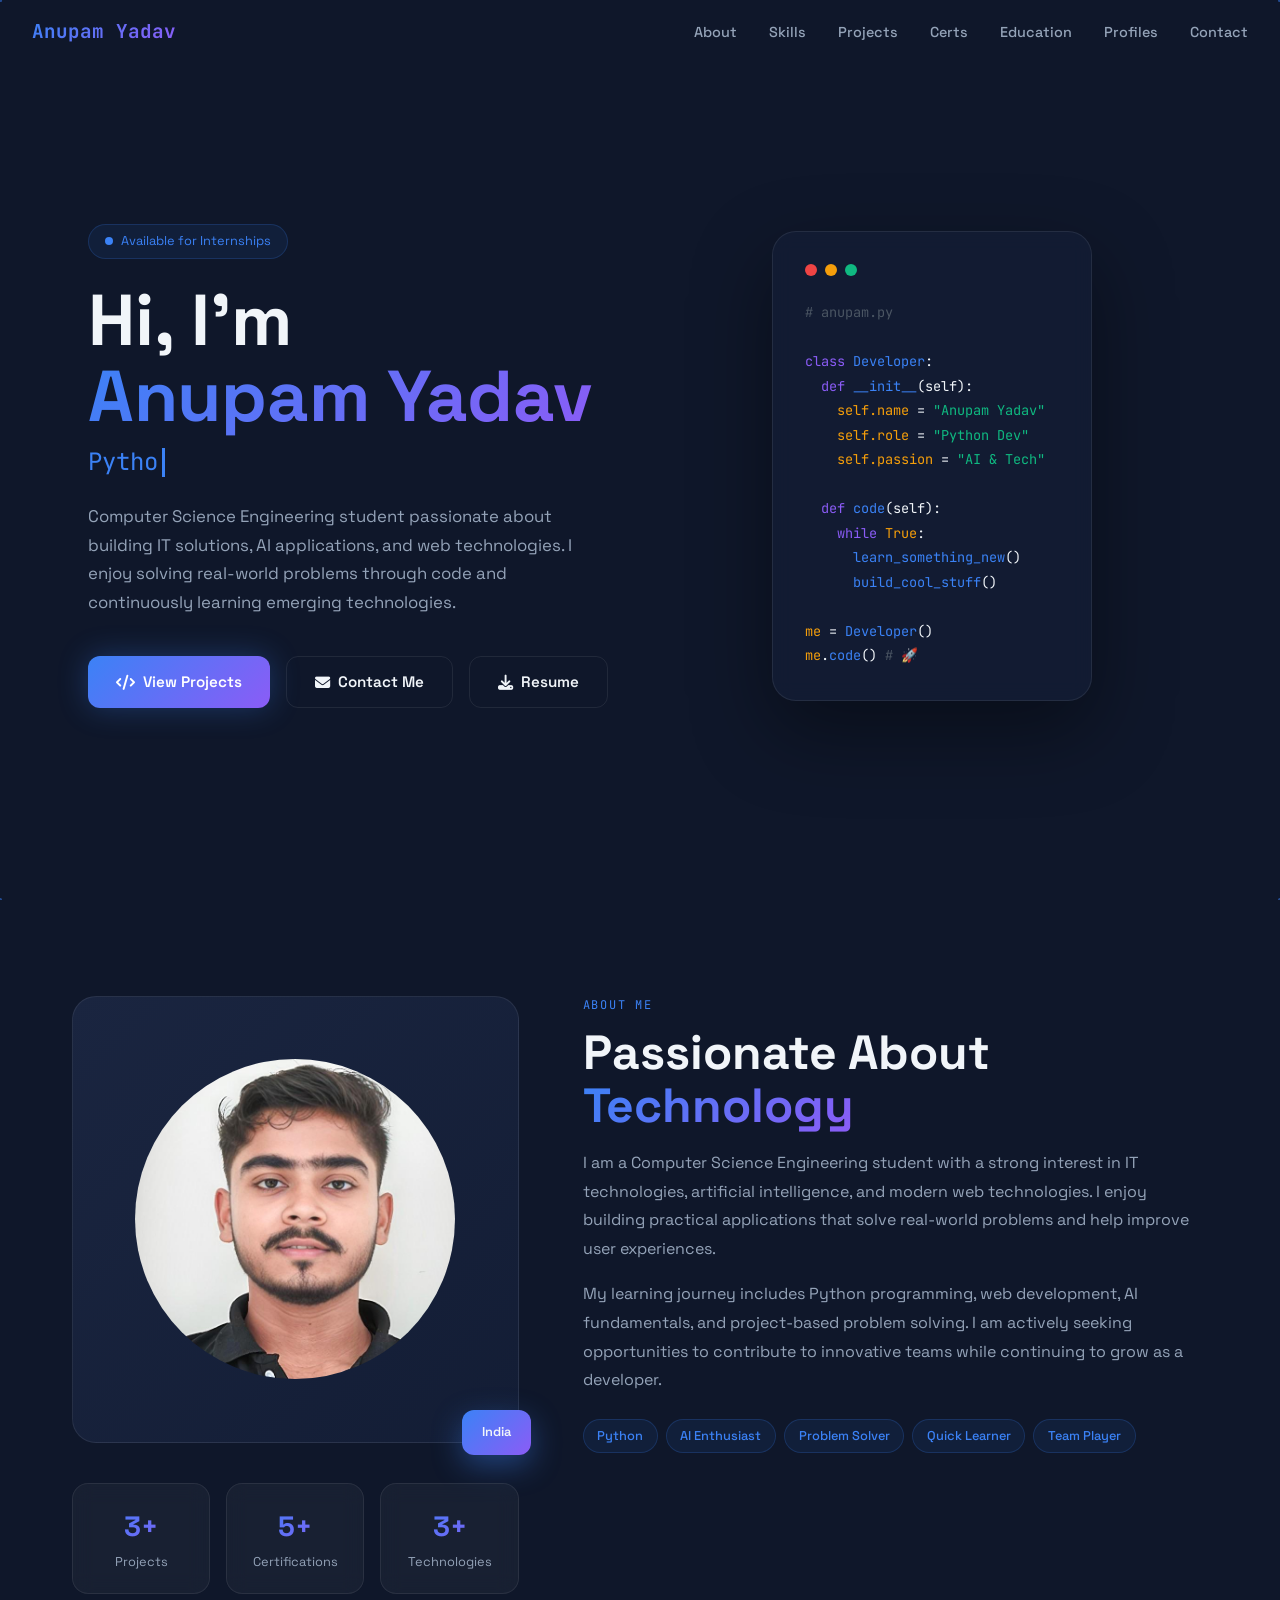
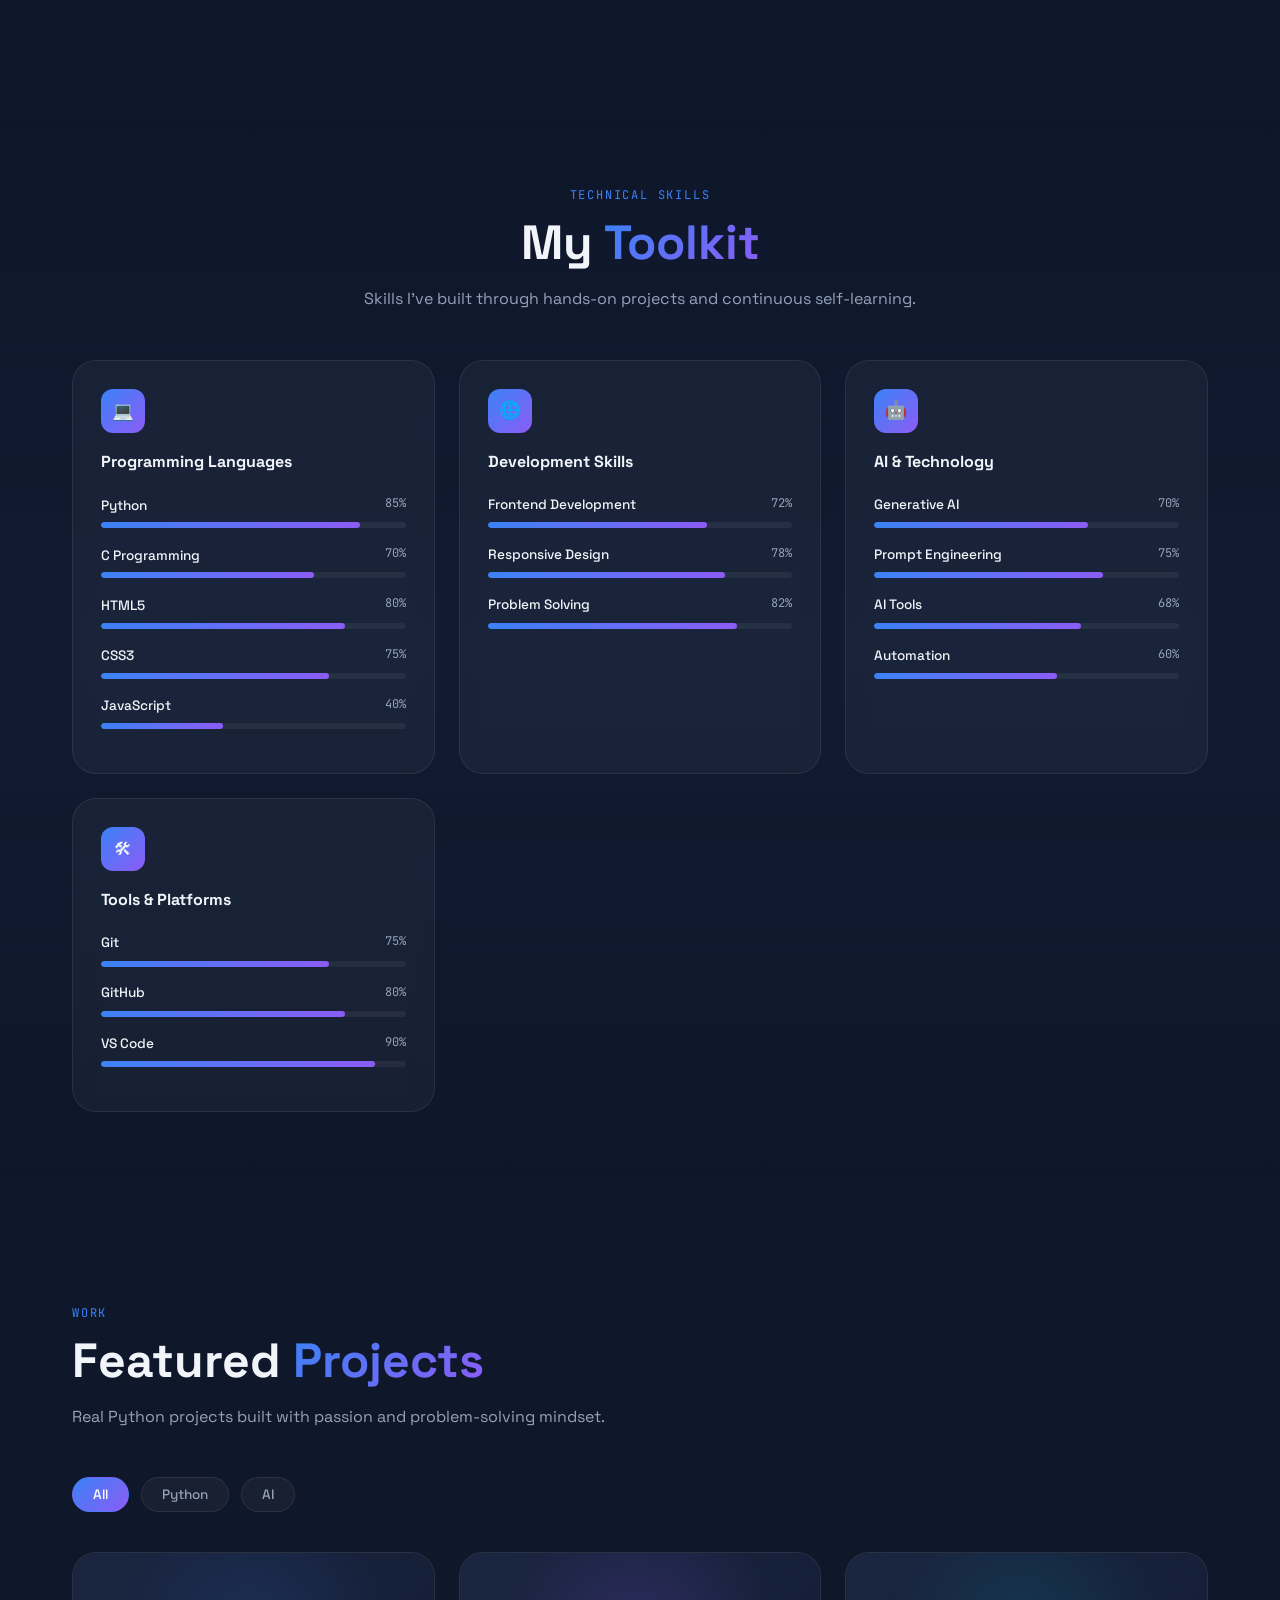
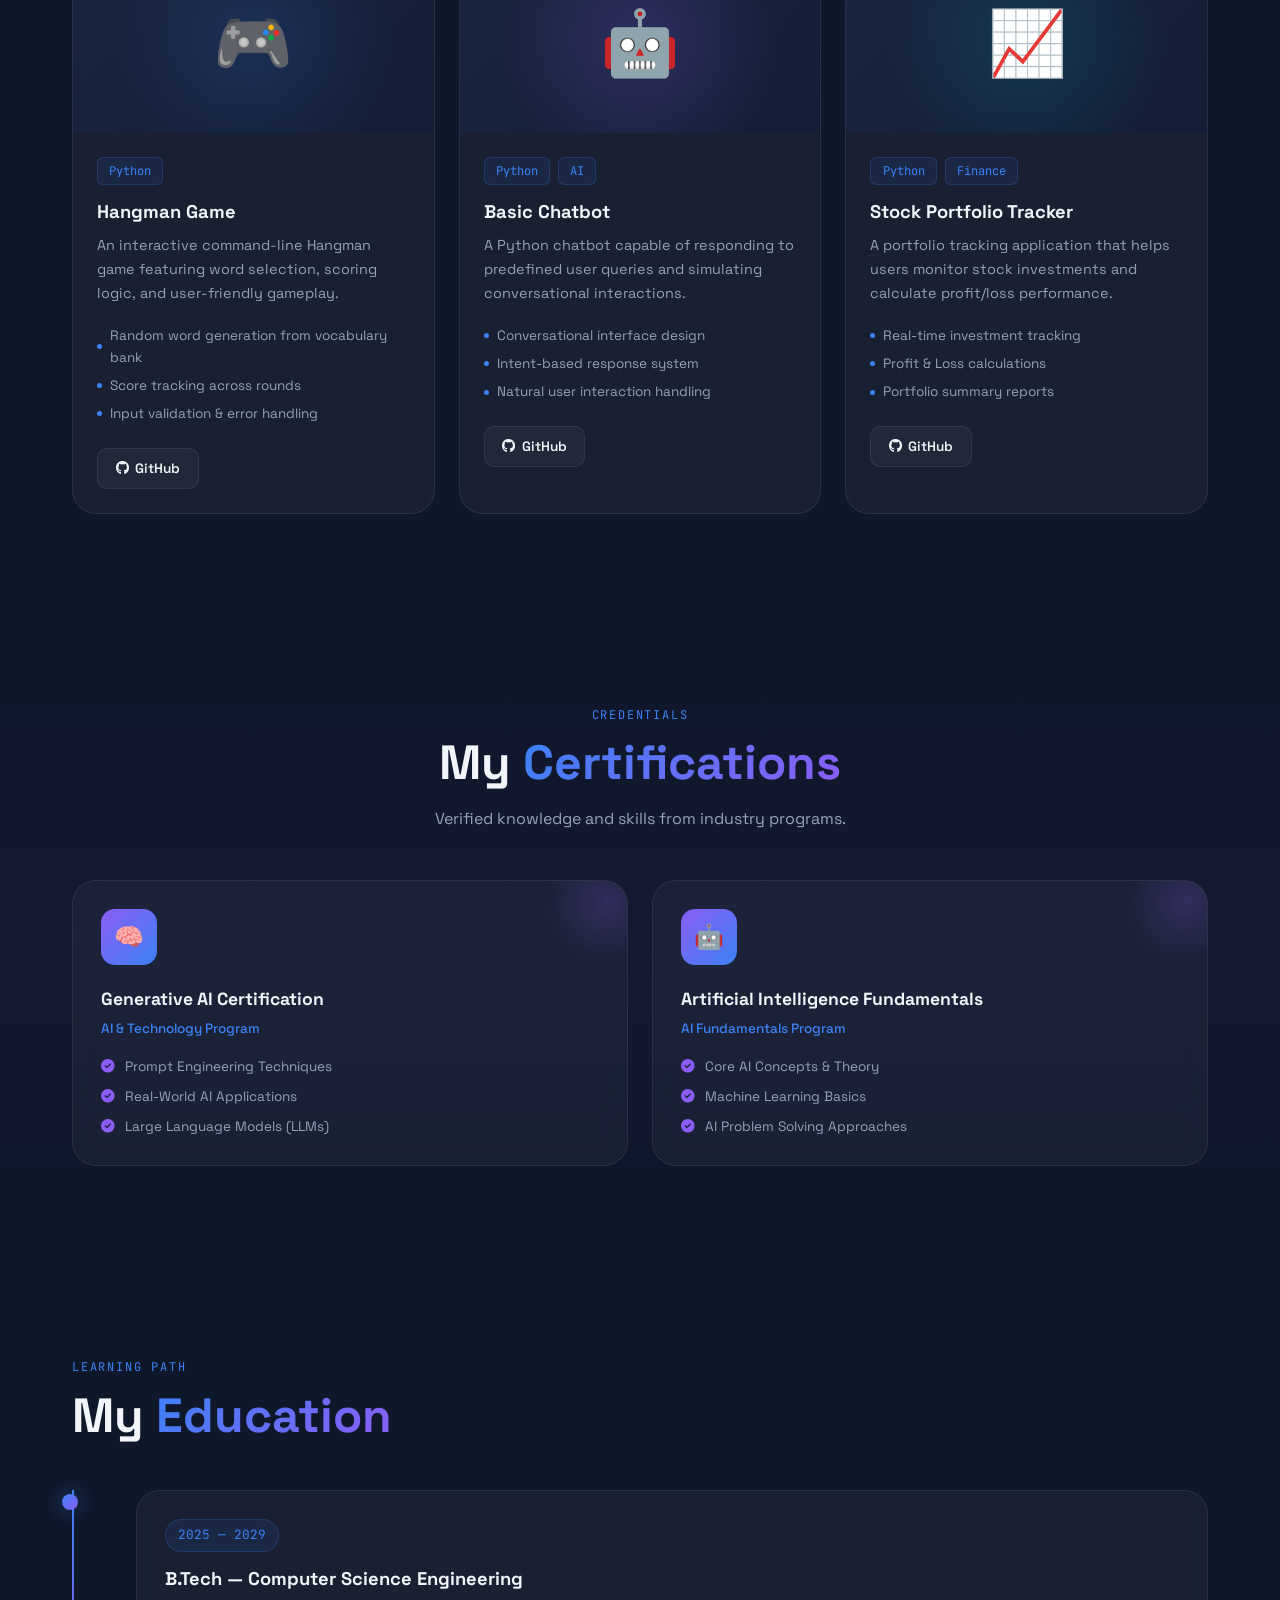
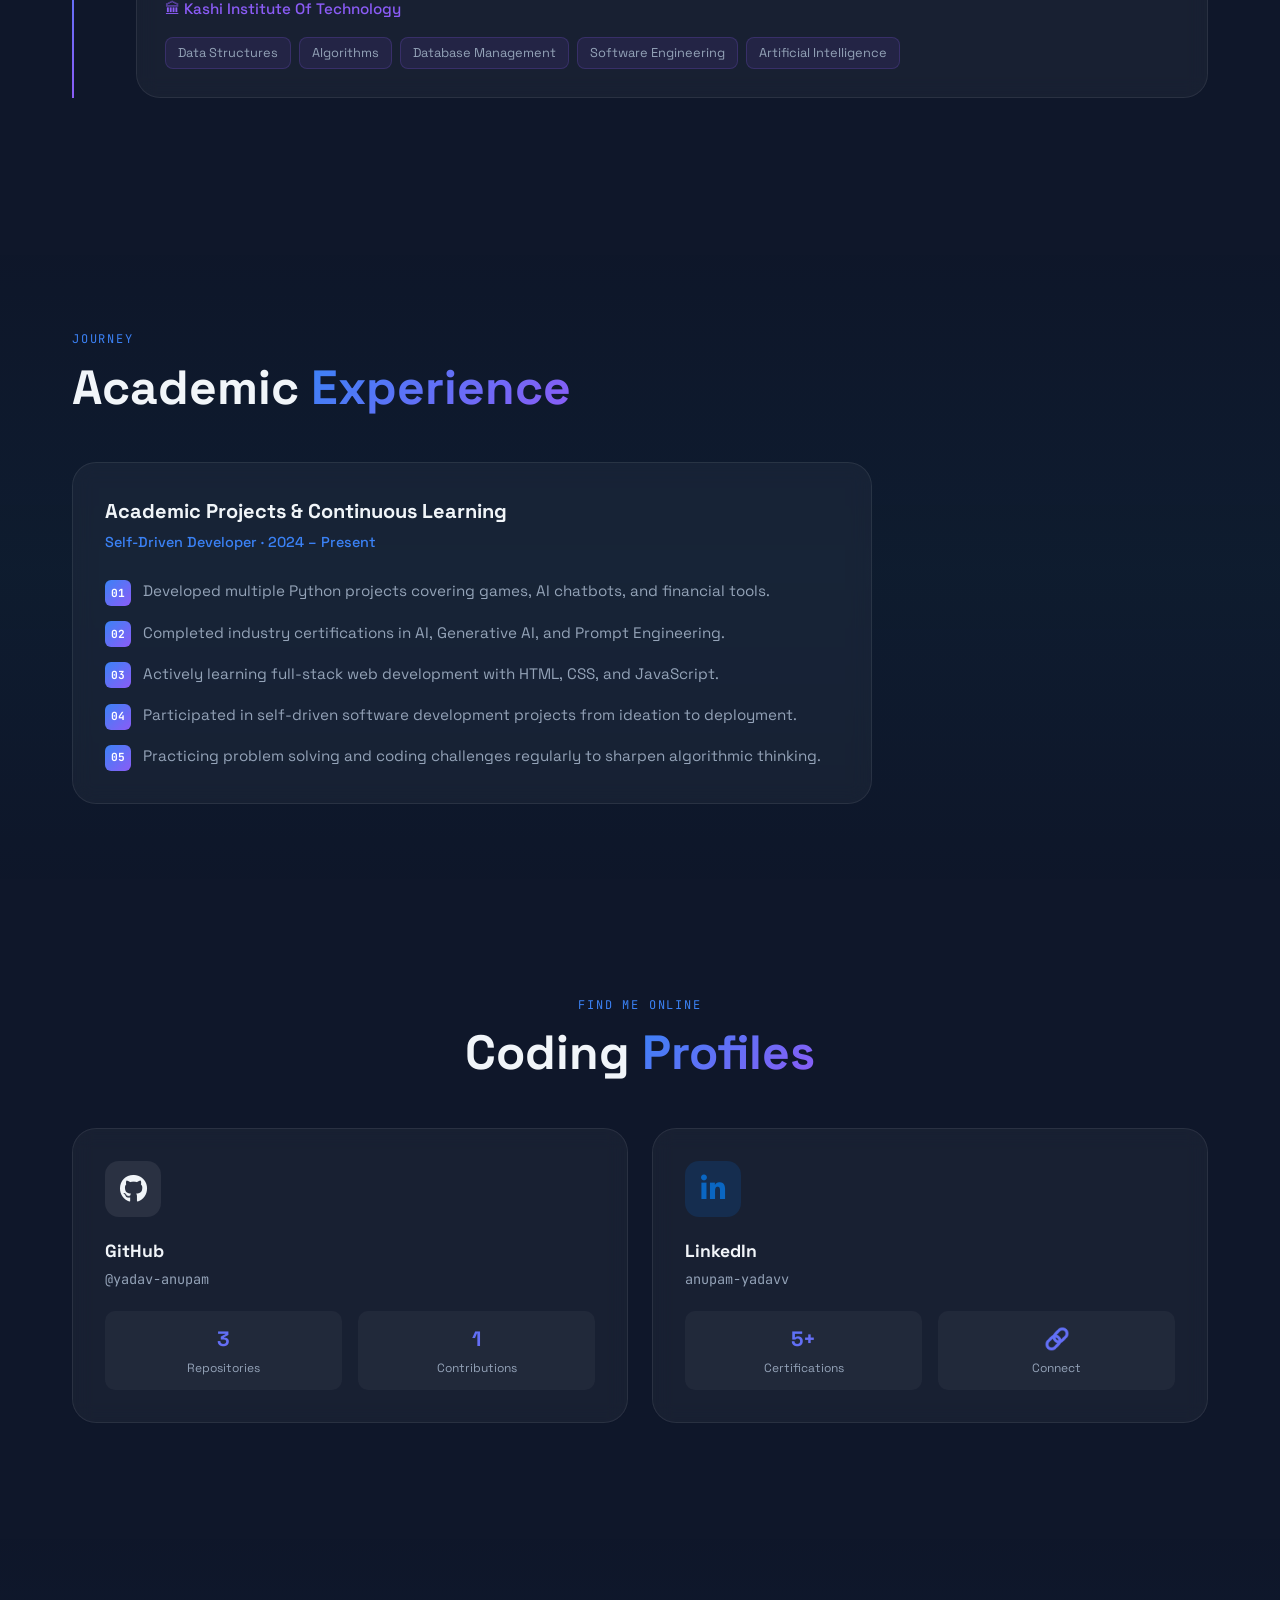
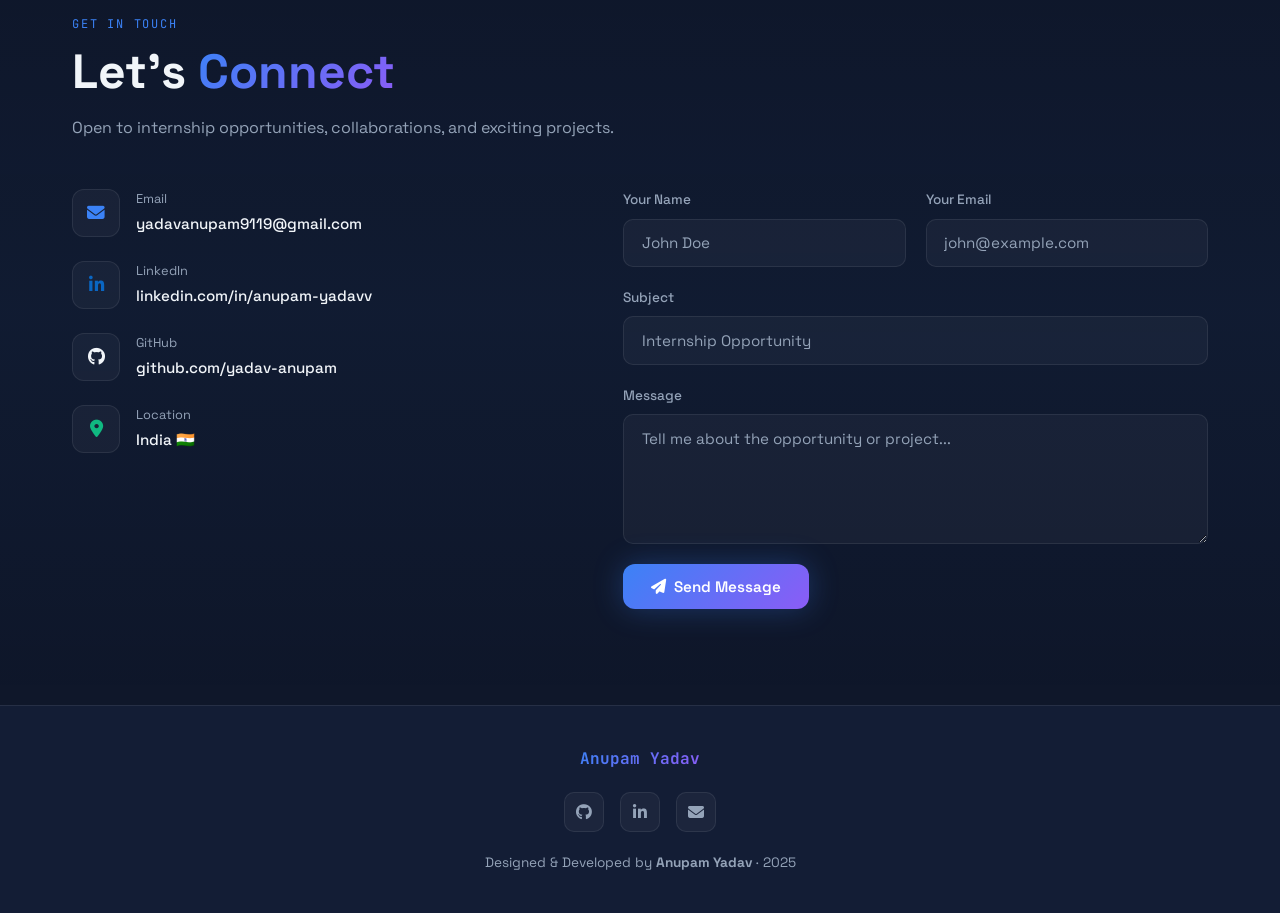
<file: portfolio.html>
<!DOCTYPE html>
<html lang="en">
<head>
<meta charset="UTF-8"/>
<meta name="viewport" content="width=device-width, initial-scale=1.0"/>
<meta name="description" content="Anupam Yadav - Computer Science Engineering Student, Python Developer, AI Enthusiast. Portfolio showcasing projects, skills, and certifications."/>
<title>Anupam Yadav | Python Developer & AI Enthusiast</title>
<link rel="preconnect" href="https://fonts.googleapis.com"/>
<link href="https://fonts.googleapis.com/css2?family=Space+Grotesk:wght@300;400;500;600;700&family=JetBrains+Mono:wght@400;700&display=swap" rel="stylesheet"/>
<link rel="stylesheet" href="https://cdnjs.cloudflare.com/ajax/libs/font-awesome/6.5.0/css/all.min.css"/>
<style>
*,*::before,*::after{box-sizing:border-box;margin:0;padding:0}
:root{
--bg:#0F172A;--bg2:#131d35;--bg3:#1a2540;
--blue:#3B82F6;--purple:#8B5CF6;--cyan:#06B6D4;
--text:#F1F5F9;--muted:#94A3B8;--border:rgba(255,255,255,0.08);
--glass:rgba(255,255,255,0.04);--glass2:rgba(59,130,246,0.08);
--radius:16px;--radius-lg:24px;
}
html{scroll-behavior:smooth;font-size:16px}
body{background:var(--bg);color:var(--text);font-family:'Space Grotesk',sans-serif;line-height:1.6;overflow-x:hidden}
::selection{background:var(--blue);color:#fff}
::-webkit-scrollbar{width:6px}
::-webkit-scrollbar-track{background:var(--bg)}
::-webkit-scrollbar-thumb{background:linear-gradient(var(--blue),var(--purple));border-radius:3px}
 
/* SCROLL PROGRESS */
#scroll-progress{position:fixed;top:0;left:0;height:3px;background:linear-gradient(90deg,var(--blue),var(--purple),var(--cyan));z-index:9999;width:0%;transition:width .1s linear}
 
/* PARTICLES */
#particles-canvas{position:fixed;top:0;left:0;width:100%;height:100%;z-index:0;pointer-events:none;opacity:.5}
 
/* NAV */
nav{position:fixed;top:0;left:0;right:0;z-index:1000;padding:1rem 2rem;display:flex;align-items:center;justify-content:space-between;transition:background .3s,backdrop-filter .3s}
nav.scrolled{background:rgba(15,23,42,.85);backdrop-filter:blur(20px);border-bottom:1px solid var(--border)}
.nav-logo{font-family:'JetBrains Mono',monospace;font-size:1.2rem;background:linear-gradient(135deg,var(--blue),var(--purple));-webkit-background-clip:text;-webkit-text-fill-color:transparent;background-clip:text;font-weight:700}
.nav-links{display:flex;gap:2rem;list-style:none}
.nav-links a{color:var(--muted);text-decoration:none;font-size:.9rem;font-weight:500;transition:color .2s;position:relative}
.nav-links a::after{content:'';position:absolute;bottom:-4px;left:0;width:0;height:2px;background:linear-gradient(90deg,var(--blue),var(--purple));transition:width .3s}
.nav-links a:hover{color:var(--text)}
.nav-links a:hover::after{width:100%}
.hamburger{display:none;background:none;border:none;cursor:pointer;flex-direction:column;gap:5px}
.hamburger span{display:block;width:24px;height:2px;background:var(--text);transition:.3s}
@media(max-width:768px){
  .nav-links{display:none;position:fixed;top:70px;left:0;right:0;background:rgba(15,23,42,.97);flex-direction:column;gap:0;padding:1rem 0}
  .nav-links.open{display:flex}
  .nav-links li{border-bottom:1px solid var(--border)}
  .nav-links a{display:block;padding:1rem 2rem}
  .hamburger{display:flex}
}
 
/* SECTION BASE */
section{position:relative;z-index:1}
.container{max-width:1200px;margin:0 auto;padding:0 2rem}
.section-label{font-family:'JetBrains Mono',monospace;font-size:.75rem;color:var(--blue);letter-spacing:.15em;text-transform:uppercase;margin-bottom:.75rem}
.section-title{font-size:clamp(2rem,5vw,3rem);font-weight:700;line-height:1.1;margin-bottom:1rem}
.section-sub{color:var(--muted);max-width:600px;margin-bottom:3rem}
.gradient-text{background:linear-gradient(135deg,var(--blue),var(--purple));-webkit-background-clip:text;-webkit-text-fill-color:transparent;background-clip:text}
 
/* FADE IN */
.fade-in{opacity:0;transform:translateY(30px);transition:opacity .7s ease,transform .7s ease}
.fade-in.visible{opacity:1;transform:translateY(0)}
 
/* HERO */
#hero{min-height:100vh;display:flex;align-items:center;padding:6rem 0 4rem;overflow:hidden}
.hero-grid{display:grid;grid-template-columns:1fr 1fr;gap:4rem;align-items:center}
.hero-tag{display:inline-flex;align-items:center;gap:.5rem;background:var(--glass2);border:1px solid rgba(59,130,246,.2);border-radius:100px;padding:.4rem 1rem;font-size:.8rem;color:var(--blue);margin-bottom:1.5rem}
.hero-tag span{width:8px;height:8px;background:var(--blue);border-radius:50%;animation:pulse 2s infinite}
@keyframes pulse{0%,100%{opacity:1;transform:scale(1)}50%{opacity:.5;transform:scale(1.3)}}
.hero-name{font-size:clamp(2.5rem,6vw,4.5rem);font-weight:700;line-height:1.05;margin-bottom:.75rem}
.hero-typing{font-family:'JetBrains Mono',monospace;font-size:clamp(1.1rem,2.5vw,1.5rem);color:var(--blue);height:2rem;margin-bottom:1.5rem;display:flex;align-items:center;gap:.25rem}
.cursor{display:inline-block;width:3px;height:1.2em;background:var(--blue);animation:blink .8s step-end infinite;vertical-align:middle}
@keyframes blink{0%,100%{opacity:1}50%{opacity:0}}
.hero-desc{color:var(--muted);font-size:1.05rem;line-height:1.7;max-width:500px;margin-bottom:2.5rem}
.hero-btns{display:flex;gap:1rem;flex-wrap:wrap}
.btn{display:inline-flex;align-items:center;gap:.5rem;padding:.8rem 1.75rem;border-radius:12px;font-weight:600;font-size:.95rem;cursor:pointer;transition:all .3s;text-decoration:none;border:none;font-family:'Space Grotesk',sans-serif}
.btn-primary{background:linear-gradient(135deg,var(--blue),var(--purple));color:#fff;box-shadow:0 0 30px rgba(59,130,246,.3)}
.btn-primary:hover{transform:translateY(-2px);box-shadow:0 0 40px rgba(59,130,246,.5)}
.btn-outline{background:transparent;color:var(--text);border:1px solid var(--border)}
.btn-outline:hover{background:var(--glass);border-color:var(--blue);transform:translateY(-2px)}
.hero-visual{display:flex;justify-content:center;align-items:center}
.code-card{background:rgba(19,29,53,.8);border:1px solid var(--border);border-radius:var(--radius-lg);padding:2rem;backdrop-filter:blur(10px);font-family:'JetBrains Mono',monospace;font-size:.85rem;line-height:1.8;min-width:320px;box-shadow:0 30px 80px rgba(0,0,0,.4);animation:float 6s ease-in-out infinite}
@keyframes float{0%,100%{transform:translateY(0)}50%{transform:translateY(-12px)}}
.code-bar{display:flex;gap:.5rem;margin-bottom:1.5rem}
.dot{width:12px;height:12px;border-radius:50%}
.dot.red{background:#EF4444}.dot.yellow{background:#F59E0B}.dot.green{background:#10B981}
.c-comment{color:#4B5563}.c-keyword{color:#8B5CF6}.c-string{color:#10B981}.c-func{color:#3B82F6}.c-var{color:#F59E0B}.c-text{color:var(--text)}
@media(max-width:768px){.hero-grid{grid-template-columns:1fr;gap:3rem}.hero-visual{order:-1}.code-card{min-width:auto;width:100%}}
 
/* ABOUT */
#about{padding:6rem 0}
.about-grid{display:grid;grid-template-columns:1fr 1.4fr;gap:4rem;align-items:start}
.about-photo-wrap{position:relative}
.about-photo{width:100%;aspect-ratio:1;border-radius:var(--radius-lg);background:linear-gradient(135deg,var(--bg3),var(--bg2));border:1px solid var(--border);display:flex;align-items:center;justify-content:center;flex-direction:column;gap:1rem;color:var(--muted);font-size:.9rem;overflow:hidden}
.about-photo .icon-placeholder{width:80px;height:80px;background:linear-gradient(135deg,var(--blue),var(--purple));border-radius:50%;display:flex;align-items:center;justify-content:center;font-size:2.5rem}
.about-photo-badge{position:absolute;bottom:-12px;right:-12px;background:linear-gradient(135deg,var(--blue),var(--purple));border-radius:12px;padding:.75rem 1.25rem;font-size:.8rem;font-weight:600;box-shadow:0 10px 30px rgba(59,130,246,.4)}
.stats-grid{display:grid;grid-template-columns:repeat(3,1fr);gap:1rem;margin-top:2.5rem}
.stat-card{background:var(--glass);border:1px solid var(--border);border-radius:var(--radius);padding:1.25rem;text-align:center;backdrop-filter:blur(10px)}
.stat-num{font-size:1.75rem;font-weight:700;background:linear-gradient(135deg,var(--blue),var(--purple));-webkit-background-clip:text;-webkit-text-fill-color:transparent;background-clip:text}
.stat-label{font-size:.8rem;color:var(--muted);margin-top:.25rem}
.about-text p{color:var(--muted);line-height:1.8;margin-bottom:1rem}
.about-tags{display:flex;flex-wrap:wrap;gap:.5rem;margin-top:1.5rem}
.tag{background:var(--glass2);border:1px solid rgba(59,130,246,.2);color:var(--blue);padding:.35rem .85rem;border-radius:100px;font-size:.8rem;font-weight:500}
@media(max-width:768px){.about-grid{grid-template-columns:1fr}.stats-grid{grid-template-columns:repeat(3,1fr)}}
 
/* SKILLS */
#skills{padding:6rem 0;background:linear-gradient(180deg,transparent,rgba(59,130,246,.04),transparent)}
.skills-grid{display:grid;grid-template-columns:repeat(auto-fit,minmax(280px,1fr));gap:1.5rem}
.skill-group{background:var(--glass);border:1px solid var(--border);border-radius:var(--radius-lg);padding:1.75rem;backdrop-filter:blur(10px);transition:border-color .3s,transform .3s}
.skill-group:hover{border-color:rgba(59,130,246,.3);transform:translateY(-4px)}
.skill-group-icon{width:44px;height:44px;background:linear-gradient(135deg,var(--blue),var(--purple));border-radius:12px;display:flex;align-items:center;justify-content:center;font-size:1.1rem;margin-bottom:1rem}
.skill-group-title{font-weight:700;margin-bottom:1.25rem;font-size:1rem}
.skill-item{margin-bottom:1rem}
.skill-header{display:flex;justify-content:space-between;font-size:.85rem;margin-bottom:.4rem}
.skill-name{color:var(--text);font-weight:500}
.skill-pct{color:var(--muted);font-family:'JetBrains Mono',monospace;font-size:.75rem}
.skill-bar-bg{height:6px;background:rgba(255,255,255,.06);border-radius:3px;overflow:hidden}
.skill-bar{height:100%;border-radius:3px;background:linear-gradient(90deg,var(--blue),var(--purple));width:0%;transition:width 1.5s cubic-bezier(.4,0,.2,1)}
 
/* PROJECTS */
#projects{padding:6rem 0}
.projects-filter{display:flex;gap:.75rem;flex-wrap:wrap;margin-bottom:2.5rem}
.filter-btn{background:var(--glass);border:1px solid var(--border);color:var(--muted);padding:.5rem 1.25rem;border-radius:100px;font-size:.85rem;font-weight:500;cursor:pointer;transition:all .2s;font-family:'Space Grotesk',sans-serif}
.filter-btn.active,.filter-btn:hover{background:linear-gradient(135deg,var(--blue),var(--purple));border-color:transparent;color:#fff}
.projects-grid{display:grid;grid-template-columns:repeat(auto-fit,minmax(340px,1fr));gap:1.5rem}
.project-card{background:var(--glass);border:1px solid var(--border);border-radius:var(--radius-lg);overflow:hidden;transition:all .35s;position:relative;group:true}
.project-card:hover{border-color:rgba(59,130,246,.4);transform:translateY(-6px);box-shadow:0 30px 60px rgba(0,0,0,.3)}
.project-thumb{height:180px;background:linear-gradient(135deg,var(--bg3),var(--bg2));display:flex;align-items:center;justify-content:center;position:relative;overflow:hidden}
.project-thumb-icon{font-size:4rem;z-index:1}
.project-thumb-glow{position:absolute;inset:0;background:radial-gradient(circle at 50% 50%,rgba(59,130,246,.15),transparent 70%)}
.project-body{padding:1.5rem}
.project-techs{display:flex;gap:.5rem;flex-wrap:wrap;margin-bottom:.75rem}
.tech-badge{background:rgba(59,130,246,.1);border:1px solid rgba(59,130,246,.2);color:var(--blue);padding:.2rem .7rem;border-radius:6px;font-size:.75rem;font-family:'JetBrains Mono',monospace}
.project-title{font-size:1.15rem;font-weight:700;margin-bottom:.5rem}
.project-desc{color:var(--muted);font-size:.9rem;line-height:1.65;margin-bottom:1rem}
.project-features{list-style:none;margin-bottom:1.25rem}
.project-features li{display:flex;align-items:center;gap:.5rem;font-size:.85rem;color:var(--muted);padding:.2rem 0}
.project-features li::before{content:'';width:5px;height:5px;background:var(--blue);border-radius:50%;flex-shrink:0}
.project-links{display:flex;gap:.75rem}
.project-link{display:inline-flex;align-items:center;gap:.4rem;padding:.55rem 1.1rem;border-radius:10px;font-size:.85rem;font-weight:600;text-decoration:none;transition:all .2s}
.project-link.gh{background:var(--glass);border:1px solid var(--border);color:var(--text)}
.project-link.gh:hover{background:rgba(255,255,255,.1);border-color:rgba(255,255,255,.2)}
 
/* CERTIFICATIONS */
#certifications{padding:6rem 0;background:linear-gradient(180deg,transparent,rgba(139,92,246,.04),transparent)}
.certs-grid{display:grid;grid-template-columns:repeat(auto-fit,minmax(300px,1fr));gap:1.5rem}
.cert-card{background:var(--glass);border:1px solid var(--border);border-radius:var(--radius-lg);padding:1.75rem;backdrop-filter:blur(10px);transition:all .3s;position:relative;overflow:hidden}
.cert-card::before{content:'';position:absolute;top:-40px;right:-40px;width:120px;height:120px;border-radius:50%;background:radial-gradient(circle,rgba(139,92,246,.2),transparent 70%)}
.cert-card:hover{border-color:rgba(139,92,246,.3);transform:translateY(-4px)}
.cert-badge{width:56px;height:56px;background:linear-gradient(135deg,var(--purple),var(--blue));border-radius:14px;display:flex;align-items:center;justify-content:center;font-size:1.5rem;margin-bottom:1.25rem}
.cert-title{font-size:1.1rem;font-weight:700;margin-bottom:.35rem}
.cert-issuer{color:var(--blue);font-size:.85rem;font-weight:500;margin-bottom:1rem}
.cert-skills{display:flex;flex-direction:column;gap:.5rem}
.cert-skill{display:flex;align-items:center;gap:.5rem;font-size:.85rem;color:var(--muted)}
.cert-skill i{color:var(--purple);width:16px}
 
/* EDUCATION */
#education{padding:6rem 0}
.edu-timeline{position:relative;padding-left:2rem}
.edu-timeline::before{content:'';position:absolute;left:0;top:0;bottom:0;width:2px;background:linear-gradient(180deg,var(--blue),var(--purple))}
.edu-item{position:relative;margin-bottom:2.5rem;padding-left:2rem}
.edu-dot{position:absolute;left:-2.6rem;top:.25rem;width:16px;height:16px;border-radius:50%;background:linear-gradient(135deg,var(--blue),var(--purple));box-shadow:0 0 20px rgba(59,130,246,.5)}
.edu-card{background:var(--glass);border:1px solid var(--border);border-radius:var(--radius-lg);padding:1.75rem;backdrop-filter:blur(10px);transition:all .3s}
.edu-card:hover{border-color:rgba(59,130,246,.3);transform:translateX(4px)}
.edu-year{font-family:'JetBrains Mono',monospace;font-size:.8rem;color:var(--blue);background:rgba(59,130,246,.1);border:1px solid rgba(59,130,246,.2);padding:.3rem .75rem;border-radius:100px;display:inline-block;margin-bottom:.75rem}
.edu-degree{font-size:1.15rem;font-weight:700;margin-bottom:.25rem}
.edu-inst{color:var(--purple);font-weight:500;font-size:.95rem;margin-bottom:1rem}
.edu-subjects{display:flex;flex-wrap:wrap;gap:.5rem}
.edu-subject{background:rgba(139,92,246,.1);border:1px solid rgba(139,92,246,.2);color:var(--muted);padding:.3rem .75rem;border-radius:8px;font-size:.8rem}
 
/* EXPERIENCE */
#experience{padding:6rem 0;background:linear-gradient(180deg,transparent,rgba(6,182,212,.03),transparent)}
.exp-card{background:var(--glass);border:1px solid var(--border);border-radius:var(--radius-lg);padding:2rem;backdrop-filter:blur(10px);max-width:800px}
.exp-title{font-size:1.25rem;font-weight:700;margin-bottom:.25rem}
.exp-type{color:var(--blue);font-size:.9rem;font-weight:500;margin-bottom:1.5rem}
.exp-list{list-style:none;display:flex;flex-direction:column;gap:.85rem}
.exp-list li{display:flex;align-items:flex-start;gap:.75rem;color:var(--muted);line-height:1.65;font-size:.95rem}
.exp-list li .num{flex-shrink:0;width:26px;height:26px;background:linear-gradient(135deg,var(--blue),var(--purple));border-radius:6px;display:flex;align-items:center;justify-content:center;font-size:.7rem;font-weight:700;color:#fff;font-family:'JetBrains Mono',monospace;margin-top:.1rem}
 
/* PROFILES */
#profiles{padding:6rem 0}
.profiles-grid{display:grid;grid-template-columns:repeat(auto-fit,minmax(280px,1fr));gap:1.5rem}
.profile-card{background:var(--glass);border:1px solid var(--border);border-radius:var(--radius-lg);padding:2rem;backdrop-filter:blur(10px);transition:all .3s;text-decoration:none;color:var(--text);display:block}
.profile-card:hover{transform:translateY(-6px);box-shadow:0 30px 60px rgba(0,0,0,.3)}
.profile-card.gh-card:hover{border-color:rgba(255,255,255,.2)}
.profile-card.li-card:hover{border-color:rgba(10,102,194,.4)}
.profile-icon{width:56px;height:56px;border-radius:14px;display:flex;align-items:center;justify-content:center;font-size:1.75rem;margin-bottom:1.25rem}
.gh-icon{background:rgba(255,255,255,.08)}.li-icon{background:rgba(10,102,194,.2)}
.profile-name{font-size:1.1rem;font-weight:700;margin-bottom:.25rem}
.profile-handle{color:var(--muted);font-size:.85rem;font-family:'JetBrains Mono',monospace;margin-bottom:1.25rem}
.profile-stats{display:grid;grid-template-columns:1fr 1fr;gap:1rem}
.pstat{background:rgba(255,255,255,.04);border-radius:10px;padding:.75rem;text-align:center}
.pstat-num{font-size:1.3rem;font-weight:700;background:linear-gradient(135deg,var(--blue),var(--purple));-webkit-background-clip:text;-webkit-text-fill-color:transparent;background-clip:text}
.pstat-label{font-size:.75rem;color:var(--muted);margin-top:.2rem}
 
/* CONTACT */
#contact{padding:6rem 0;background:linear-gradient(180deg,transparent,rgba(59,130,246,.04),transparent)}
.contact-grid{display:grid;grid-template-columns:1fr 1.2fr;gap:4rem;align-items:start}
.contact-info{display:flex;flex-direction:column;gap:1.5rem}
.contact-item{display:flex;align-items:center;gap:1rem}
.contact-item-icon{width:48px;height:48px;border-radius:12px;background:var(--glass);border:1px solid var(--border);display:flex;align-items:center;justify-content:center;font-size:1.1rem;flex-shrink:0}
.contact-item-label{font-size:.8rem;color:var(--muted);margin-bottom:.15rem}
.contact-item-val{font-weight:500;font-size:.95rem}
.contact-item-val a{color:var(--text);text-decoration:none}
.contact-item-val a:hover{color:var(--blue)}
.contact-form{display:flex;flex-direction:column;gap:1.25rem}
.form-row{display:grid;grid-template-columns:1fr 1fr;gap:1.25rem}
.form-group{display:flex;flex-direction:column;gap:.5rem}
.form-group label{font-size:.85rem;font-weight:500;color:var(--muted)}
.form-group input,.form-group textarea,.form-group select{background:var(--glass);border:1px solid var(--border);border-radius:10px;padding:.85rem 1.1rem;color:var(--text);font-family:'Space Grotesk',sans-serif;font-size:.95rem;outline:none;transition:border-color .2s}
.form-group input:focus,.form-group textarea:focus{border-color:var(--blue)}
.form-group textarea{resize:vertical;min-height:130px}
.form-group input::placeholder,.form-group textarea::placeholder{color:var(--muted)}
#form-msg{font-size:.9rem;padding:.75rem 1rem;border-radius:10px;display:none}
#form-msg.success{background:rgba(16,185,129,.1);border:1px solid rgba(16,185,129,.3);color:#10B981;display:block}
#form-msg.error{background:rgba(239,68,68,.1);border:1px solid rgba(239,68,68,.3);color:#EF4444;display:block}
@media(max-width:768px){.contact-grid{grid-template-columns:1fr}.form-row{grid-template-columns:1fr}}
 
/* FOOTER */
footer{background:var(--bg2);border-top:1px solid var(--border);padding:2.5rem 0;text-align:center}
.footer-inner{display:flex;flex-direction:column;align-items:center;gap:1.25rem}
.footer-brand{font-family:'JetBrains Mono',monospace;font-size:1rem;background:linear-gradient(135deg,var(--blue),var(--purple));-webkit-background-clip:text;-webkit-text-fill-color:transparent;background-clip:text;font-weight:700}
.footer-socials{display:flex;gap:1rem}
.social-icon{width:40px;height:40px;background:var(--glass);border:1px solid var(--border);border-radius:10px;display:flex;align-items:center;justify-content:center;color:var(--muted);text-decoration:none;transition:all .2s}
.social-icon:hover{background:linear-gradient(135deg,var(--blue),var(--purple));border-color:transparent;color:#fff;transform:translateY(-3px)}
.footer-copy{color:var(--muted);font-size:.85rem}
 
/* BACK TO TOP */
#back-to-top{position:fixed;bottom:2rem;right:2rem;width:44px;height:44px;background:linear-gradient(135deg,var(--blue),var(--purple));border:none;border-radius:12px;display:flex;align-items:center;justify-content:center;cursor:pointer;color:#fff;font-size:1rem;z-index:999;opacity:0;transform:translateY(10px);transition:all .3s;box-shadow:0 8px 20px rgba(59,130,246,.4)}
#back-to-top.show{opacity:1;transform:translateY(0)}
#back-to-top:hover{transform:translateY(-3px)}
 
/* LOADING */
#loader{position:fixed;inset:0;z-index:99999;background:var(--bg);display:flex;align-items:center;justify-content:center;flex-direction:column;gap:1.5rem;transition:opacity .5s,visibility .5s}
#loader.hidden{opacity:0;visibility:hidden}
.loader-logo{font-family:'JetBrains Mono',monospace;font-size:2rem;font-weight:700;background:linear-gradient(135deg,var(--blue),var(--purple));-webkit-background-clip:text;-webkit-text-fill-color:transparent;background-clip:text}
.loader-bar-wrap{width:200px;height:3px;background:rgba(255,255,255,.1);border-radius:3px;overflow:hidden}
.loader-bar{height:100%;background:linear-gradient(90deg,var(--blue),var(--purple));border-radius:3px;animation:load 1.6s ease forwards}
@keyframes load{from{width:0}to{width:100%}}
</style>
</head>
<body>
 
<!-- LOADER -->
<div id="loader">
  <div class="loader-logo">AY.</div>
  <div class="loader-bar-wrap"><div class="loader-bar"></div></div>
</div>
 
<!-- SCROLL PROGRESS -->
<div id="scroll-progress"></div>
 
<!-- PARTICLES -->
<canvas id="particles-canvas"></canvas>
 
<!-- NAV -->
<nav id="navbar">
  <div class="nav-logo">Anupam Yadav</div>
  <ul class="nav-links" id="nav-links">
    <li><a href="#about">About</a></li>
    <li><a href="#skills">Skills</a></li>
    <li><a href="#projects">Projects</a></li>
    <li><a href="#certifications">Certs</a></li>
    <li><a href="#education">Education</a></li>
    <li><a href="#profiles">Profiles</a></li>
    <li><a href="#contact">Contact</a></li>
  </ul>
  <button class="hamburger" id="hamburger" aria-label="Toggle menu">
    <span></span><span></span><span></span>
  </button>
</nav>
 
<!-- HERO -->
<section id="hero">
  <div class="container">
    <div class="hero-grid">
      <div class="fade-in">
        <div class="hero-tag"><span></span> Available for Internships</div>
        <h1 class="hero-name">Hi, I'm<br><span class="gradient-text">Anupam Yadav</span></h1>
        <div class="hero-typing"><span id="typing-text"></span><span class="cursor"></span></div>
        <p class="hero-desc">Computer Science Engineering student passionate about building IT solutions, AI applications, and web technologies. I enjoy solving real-world problems through code and continuously learning emerging technologies.</p>
        <div class="hero-btns">
          <a href="#projects" class="btn btn-primary"><i class="fas fa-code"></i> View Projects</a>
          <a href="#contact" class="btn btn-outline"><i class="fas fa-envelope"></i> Contact Me</a>
          <a href="mailto:yadavanupam9119@gmail.com" class="btn btn-outline"><i class="fas fa-download"></i> Resume</a>
        </div>
      </div>
      <div class="hero-visual fade-in">
        <div class="code-card">
          <div class="code-bar"><div class="dot red"></div><div class="dot yellow"></div><div class="dot green"></div></div>
          <div><span class="c-comment"># anupam.py</span></div>
          <div>&nbsp;</div>
          <div><span class="c-keyword">class</span> <span class="c-func">Developer</span><span class="c-text">:</span></div>
          <div>&nbsp;&nbsp;<span class="c-keyword">def</span> <span class="c-func">__init__</span><span class="c-text">(self):</span></div>
          <div>&nbsp;&nbsp;&nbsp;&nbsp;<span class="c-var">self.name</span> <span class="c-text">= </span><span class="c-string">"Anupam Yadav"</span></div>
          <div>&nbsp;&nbsp;&nbsp;&nbsp;<span class="c-var">self.role</span> <span class="c-text">= </span><span class="c-string">"Python Dev"</span></div>
          <div>&nbsp;&nbsp;&nbsp;&nbsp;<span class="c-var">self.passion</span> <span class="c-text">= </span><span class="c-string">"AI &amp; Tech"</span></div>
          <div>&nbsp;</div>
          <div>&nbsp;&nbsp;<span class="c-keyword">def</span> <span class="c-func">code</span><span class="c-text">(self):</span></div>
          <div>&nbsp;&nbsp;&nbsp;&nbsp;<span class="c-keyword">while</span> <span class="c-var">True</span><span class="c-text">:</span></div>
          <div>&nbsp;&nbsp;&nbsp;&nbsp;&nbsp;&nbsp;<span class="c-func">learn_something_new</span><span class="c-text">()</span></div>
          <div>&nbsp;&nbsp;&nbsp;&nbsp;&nbsp;&nbsp;<span class="c-func">build_cool_stuff</span><span class="c-text">()</span></div>
          <div>&nbsp;</div>
          <div><span class="c-var">me</span> <span class="c-text">= </span><span class="c-func">Developer</span><span class="c-text">()</span></div>
          <div><span class="c-var">me</span><span class="c-text">.</span><span class="c-func">code</span><span class="c-text">()</span> <span class="c-comment"># 🚀</span></div>
        </div>
      </div>
    </div>
  </div>
</section>
 
<!-- ABOUT -->
<section id="about">
  <div class="container">
    <div class="about-grid">
      <div class="fade-in">
        <div class="about-photo-wrap">
          <div class="about-photo">
            <div class="icon-placeholder"> 
              <img src="photo.jpg" alt="Anupam Yadav" style="width:400%;height:400%;object-fit:cover;border-radius:100%">
             </div>
           
          </div>
          <div class="about-photo-badge">India</div>
        </div>
        <div class="stats-grid">
          <div class="stat-card fade-in"><div class="stat-num">3+</div><div class="stat-label">Projects</div></div>
          <div class="stat-card fade-in"><div class="stat-num">5+</div><div class="stat-label">Certifications</div></div>
          <div class="stat-card fade-in"><div class="stat-num">3+</div><div class="stat-label">Technologies</div></div>
        </div>
      </div>
      <div class="fade-in">
        <div class="section-label">About Me</div>
        <h2 class="section-title">Passionate About <span class="gradient-text">Technology</span></h2>
        <div class="about-text">
          <p>I am a Computer Science Engineering student with a strong interest in IT technologies, artificial intelligence, and modern web technologies. I enjoy building practical applications that solve real-world problems and help improve user experiences.</p>
          <p>My learning journey includes Python programming, web development, AI fundamentals, and project-based problem solving. I am actively seeking opportunities to contribute to innovative teams while continuing to grow as a developer.</p>
        </div>
        <div class="about-tags">
          <span class="tag">Python</span>
          <span class="tag">AI Enthusiast</span>
          <span class="tag">Problem Solver</span>
          <span class="tag">Quick Learner</span>
          <span class="tag">Team Player</span>
        </div>
      </div>
    </div>
  </div>
</section>
 
<!-- SKILLS -->
<section id="skills">
  <div class="container">
    <div class="fade-in" style="text-align:center;margin-bottom:3rem">
      <div class="section-label">Technical Skills</div>
      <h2 class="section-title">My <span class="gradient-text">Toolkit</span></h2>
      <p class="section-sub" style="margin:0 auto">Skills I've built through hands-on projects and continuous self-learning.</p>
    </div>
    <div class="skills-grid">
      <div class="skill-group fade-in">
        <div class="skill-group-icon">💻</div>
        <div class="skill-group-title">Programming Languages</div>
        <div class="skill-item"><div class="skill-header"><span class="skill-name">Python</span><span class="skill-pct">85%</span></div><div class="skill-bar-bg"><div class="skill-bar" data-pct="85"></div></div></div>
        <div class="skill-item"><div class="skill-header"><span class="skill-name">C Programming</span><span class="skill-pct">70%</span></div><div class="skill-bar-bg"><div class="skill-bar" data-pct="70"></div></div></div>
        <div class="skill-item"><div class="skill-header"><span class="skill-name">HTML5</span><span class="skill-pct">80%</span></div><div class="skill-bar-bg"><div class="skill-bar" data-pct="80"></div></div></div>
        <div class="skill-item"><div class="skill-header"><span class="skill-name">CSS3</span><span class="skill-pct">75%</span></div><div class="skill-bar-bg"><div class="skill-bar" data-pct="75"></div></div></div>
        <div class="skill-item"><div class="skill-header"><span class="skill-name">JavaScript</span><span class="skill-pct">40%</span></div><div class="skill-bar-bg"><div class="skill-bar" data-pct="40"></div></div></div>
      </div>
      <div class="skill-group fade-in">
        <div class="skill-group-icon">🌐</div>
        <div class="skill-group-title">Development Skills</div>
        <div class="skill-item"><div class="skill-header"><span class="skill-name">Frontend Development</span><span class="skill-pct">72%</span></div><div class="skill-bar-bg"><div class="skill-bar" data-pct="72"></div></div></div>
        <div class="skill-item"><div class="skill-header"><span class="skill-name">Responsive Design</span><span class="skill-pct">78%</span></div><div class="skill-bar-bg"><div class="skill-bar" data-pct="78"></div></div></div>
        <div class="skill-item"><div class="skill-header"><span class="skill-name">Problem Solving</span><span class="skill-pct">82%</span></div><div class="skill-bar-bg"><div class="skill-bar" data-pct="82"></div></div></div>
      </div>
      <div class="skill-group fade-in">
        <div class="skill-group-icon">🤖</div>
        <div class="skill-group-title">AI & Technology</div>
        <div class="skill-item"><div class="skill-header"><span class="skill-name">Generative AI</span><span class="skill-pct">70%</span></div><div class="skill-bar-bg"><div class="skill-bar" data-pct="70"></div></div></div>
        <div class="skill-item"><div class="skill-header"><span class="skill-name">Prompt Engineering</span><span class="skill-pct">75%</span></div><div class="skill-bar-bg"><div class="skill-bar" data-pct="75"></div></div></div>
        <div class="skill-item"><div class="skill-header"><span class="skill-name">AI Tools</span><span class="skill-pct">68%</span></div><div class="skill-bar-bg"><div class="skill-bar" data-pct="68"></div></div></div>
        <div class="skill-item"><div class="skill-header"><span class="skill-name">Automation</span><span class="skill-pct">60%</span></div><div class="skill-bar-bg"><div class="skill-bar" data-pct="60"></div></div></div>
      </div>
      <div class="skill-group fade-in">
        <div class="skill-group-icon">🛠</div>
        <div class="skill-group-title">Tools & Platforms</div>
        <div class="skill-item"><div class="skill-header"><span class="skill-name">Git</span><span class="skill-pct">75%</span></div><div class="skill-bar-bg"><div class="skill-bar" data-pct="75"></div></div></div>
        <div class="skill-item"><div class="skill-header"><span class="skill-name">GitHub</span><span class="skill-pct">80%</span></div><div class="skill-bar-bg"><div class="skill-bar" data-pct="80"></div></div></div>
        <div class="skill-item"><div class="skill-header"><span class="skill-name">VS Code</span><span class="skill-pct">90%</span></div><div class="skill-bar-bg"><div class="skill-bar" data-pct="90"></div></div></div>
      </div>
    </div>
  </div>
</section>
 
<!-- PROJECTS -->
<section id="projects">
  <div class="container">
    <div class="fade-in" style="margin-bottom:2rem">
      <div class="section-label">Work</div>
      <h2 class="section-title">Featured <span class="gradient-text">Projects</span></h2>
      <p class="section-sub">Real Python projects built with passion and problem-solving mindset.</p>
    </div>
    <div class="projects-filter fade-in">
      <button class="filter-btn active" data-filter="all">All</button>
      <button class="filter-btn" data-filter="python">Python</button>
      <button class="filter-btn" data-filter="ai">AI</button>
    </div>
    <div class="projects-grid">
      <div class="project-card fade-in" data-tags="python">
        <div class="project-thumb">
          <div class="project-thumb-glow"></div>
          <div class="project-thumb-icon">🎮</div>
        </div>
        <div class="project-body">
          <div class="project-techs"><span class="tech-badge">Python</span></div>
          <h3 class="project-title">Hangman Game</h3>
          <p class="project-desc">An interactive command-line Hangman game featuring word selection, scoring logic, and user-friendly gameplay.</p>
          <ul class="project-features">
            <li>Random word generation from vocabulary bank</li>
            <li>Score tracking across rounds</li>
            <li>Input validation & error handling</li>
          </ul>
          <div class="project-links">
            <a href="https://github.com/yadav-anupam/CodeAlpha_HangmanGame" target="_blank" class="project-link gh"><i class="fab fa-github"></i> GitHub</a>
          </div>
        </div>
      </div>
      <div class="project-card fade-in" data-tags="python ai">
        <div class="project-thumb">
          <div class="project-thumb-glow" style="background:radial-gradient(circle at 50% 50%,rgba(139,92,246,.2),transparent 70%)"></div>
          <div class="project-thumb-icon">🤖</div>
        </div>
        <div class="project-body">
          <div class="project-techs"><span class="tech-badge">Python</span><span class="tech-badge">AI</span></div>
          <h3 class="project-title">Basic Chatbot</h3>
          <p class="project-desc">A Python chatbot capable of responding to predefined user queries and simulating conversational interactions.</p>
          <ul class="project-features">
            <li>Conversational interface design</li>
            <li>Intent-based response system</li>
            <li>Natural user interaction handling</li>
          </ul>
          <div class="project-links">
            <a href="https://github.com/yadav-anupam/CodeAlpha_BasicChatbot" target="_blank" class="project-link gh"><i class="fab fa-github"></i> GitHub</a>
          </div>
        </div>
      </div>
      <div class="project-card fade-in" data-tags="python">
        <div class="project-thumb">
          <div class="project-thumb-glow" style="background:radial-gradient(circle at 50% 50%,rgba(6,182,212,.15),transparent 70%)"></div>
          <div class="project-thumb-icon">📈</div>
        </div>
        <div class="project-body">
          <div class="project-techs"><span class="tech-badge">Python</span><span class="tech-badge">Finance</span></div>
          <h3 class="project-title">Stock Portfolio Tracker</h3>
          <p class="project-desc">A portfolio tracking application that helps users monitor stock investments and calculate profit/loss performance.</p>
          <ul class="project-features">
            <li>Real-time investment tracking</li>
            <li>Profit & Loss calculations</li>
            <li>Portfolio summary reports</li>
          </ul>
          <div class="project-links">
            <a href="https://github.com/yadav-anupam/CodeAlpha_StockPortfolioTracker" target="_blank" class="project-link gh"><i class="fab fa-github"></i> GitHub</a>
          </div>
        </div>
      </div>
    </div>
  </div>
</section>
 
<!-- CERTIFICATIONS -->
<section id="certifications">
  <div class="container">
    <div class="fade-in" style="text-align:center;margin-bottom:3rem">
      <div class="section-label">Credentials</div>
      <h2 class="section-title">My <span class="gradient-text">Certifications</span></h2>
      <p class="section-sub" style="margin:0 auto">Verified knowledge and skills from industry programs.</p>
    </div>
    <div class="certs-grid">
      <div class="cert-card fade-in">
        <div class="cert-badge">🧠</div>
        <h3 class="cert-title">Generative AI Certification</h3>
        <div class="cert-issuer">AI & Technology Program</div>
        <div class="cert-skills">
          <div class="cert-skill"><i class="fas fa-check-circle"></i> Prompt Engineering Techniques</div>
          <div class="cert-skill"><i class="fas fa-check-circle"></i> Real-World AI Applications</div>
          <div class="cert-skill"><i class="fas fa-check-circle"></i> Large Language Models (LLMs)</div>
        </div>
      </div>
      <div class="cert-card fade-in">
        <div class="cert-badge">🤖</div>
        <h3 class="cert-title">Artificial Intelligence Fundamentals</h3>
        <div class="cert-issuer">AI Fundamentals Program</div>
        <div class="cert-skills">
          <div class="cert-skill"><i class="fas fa-check-circle"></i> Core AI Concepts & Theory</div>
          <div class="cert-skill"><i class="fas fa-check-circle"></i> Machine Learning Basics</div>
          <div class="cert-skill"><i class="fas fa-check-circle"></i> AI Problem Solving Approaches</div>
        </div>
      </div>
    </div>
  </div>
</section>
 
<!-- EDUCATION -->
<section id="education">
  <div class="container">
    <div class="fade-in" style="margin-bottom:3rem">
      <div class="section-label">Learning Path</div>
      <h2 class="section-title">My <span class="gradient-text">Education</span></h2>
    </div>
    <div class="edu-timeline">
      <div class="edu-item fade-in">
        <div class="edu-dot"></div>
        <div class="edu-card">
          <span class="edu-year">2025 — 2029</span>
          <div class="edu-degree">B.Tech — Computer Science Engineering</div>
          <div class="edu-inst">🏛 Kashi Institute Of Technology</div>
          <div class="edu-subjects">
            <span class="edu-subject">Data Structures</span>
            <span class="edu-subject">Algorithms</span>
            <span class="edu-subject">Database Management</span>
            <span class="edu-subject">Software Engineering</span>
            <span class="edu-subject">Artificial Intelligence</span>
          </div>
        </div>
      </div>
    </div>
  </div>
</section>
 
<!-- EXPERIENCE -->
<section id="experience">
  <div class="container">
    <div class="fade-in" style="margin-bottom:3rem">
      <div class="section-label">Journey</div>
      <h2 class="section-title">Academic <span class="gradient-text">Experience</span></h2>
    </div>
    <div class="exp-card fade-in">
      <div class="exp-title">Academic Projects & Continuous Learning</div>
      <div class="exp-type">Self-Driven Developer · 2024 – Present</div>
      <ul class="exp-list">
        <li><div class="num">01</div> Developed multiple Python projects covering games, AI chatbots, and financial tools.</li>
        <li><div class="num">02</div> Completed industry certifications in AI, Generative AI, and Prompt Engineering.</li>
        <li><div class="num">03</div> Actively learning full-stack web development with HTML, CSS, and JavaScript.</li>
        <li><div class="num">04</div> Participated in self-driven software development projects from ideation to deployment.</li>
        <li><div class="num">05</div> Practicing problem solving and coding challenges regularly to sharpen algorithmic thinking.</li>
      </ul>
    </div>
  </div>
</section>
 
<!-- PROFILES -->
<section id="profiles">
  <div class="container">
    <div class="fade-in" style="text-align:center;margin-bottom:3rem">
      <div class="section-label">Find Me Online</div>
      <h2 class="section-title">Coding <span class="gradient-text">Profiles</span></h2>
    </div>
    <div class="profiles-grid">
      <a href="https://github.com/yadav-anupam" target="_blank" class="profile-card gh-card fade-in">
        <div class="profile-icon gh-icon"><i class="fab fa-github"></i></div>
        <div class="profile-name">GitHub</div>
        <div class="profile-handle">@yadav-anupam</div>
        <div class="profile-stats">
          <div class="pstat"><div class="pstat-num">3</div><div class="pstat-label">Repositories</div></div>
          <div class="pstat"><div class="pstat-num">1</div><div class="pstat-label">Contributions</div></div>
        </div>
      </a>
      <a href="https://www.linkedin.com/in/anupam-yadavv" target="_blank" class="profile-card li-card fade-in">
        <div class="profile-icon li-icon" style="color:#0A66C2"><i class="fab fa-linkedin-in"></i></div>
        <div class="profile-name">LinkedIn</div>
        <div class="profile-handle">anupam-yadavv</div>
        <div class="profile-stats">
          <div class="pstat"><div class="pstat-num">5+</div><div class="pstat-label">Certifications</div></div>
          <div class="pstat"><div class="pstat-num">🔗</div><div class="pstat-label">Connect</div></div>
        </div>
      </a>
    </div>
  </div>
</section>
 
<!-- CONTACT -->
<section id="contact">
  <div class="container">
    <div class="fade-in" style="margin-bottom:3rem">
      <div class="section-label">Get In Touch</div>
      <h2 class="section-title">Let's <span class="gradient-text">Connect</span></h2>
      <p class="section-sub">Open to internship opportunities, collaborations, and exciting projects.</p>
    </div>
    <div class="contact-grid">
      <div class="contact-info fade-in">
        <div class="contact-item">
          <div class="contact-item-icon" style="color:var(--blue)"><i class="fas fa-envelope"></i></div>
          <div><div class="contact-item-label">Email</div><div class="contact-item-val"><a href="mailto:yadavanupam9119@gmail.com">yadavanupam9119@gmail.com</a></div></div>
        </div>
        <div class="contact-item">
          <div class="contact-item-icon" style="color:#0A66C2"><i class="fab fa-linkedin-in"></i></div>
          <div><div class="contact-item-label">LinkedIn</div><div class="contact-item-val"><a href="https://www.linkedin.com/in/anupam-yadavv" target="_blank">linkedin.com/in/anupam-yadavv</a></div></div>
        </div>
        <div class="contact-item">
          <div class="contact-item-icon"><i class="fab fa-github"></i></div>
          <div><div class="contact-item-label">GitHub</div><div class="contact-item-val"><a href="https://github.com/yadav-anupam" target="_blank">github.com/yadav-anupam</a></div></div>
        </div>
        <div class="contact-item">
          <div class="contact-item-icon" style="color:#10B981"><i class="fas fa-map-marker-alt"></i></div>
          <div><div class="contact-item-label">Location</div><div class="contact-item-val">India 🇮🇳</div></div>
        </div>
      </div>
      <div class="fade-in">
        <div id="form-msg"></div>
        <div class="contact-form" id="contact-form">
          <div class="form-row">
            <div class="form-group">
              <label for="fname">Your Name</label>
              <input type="text" id="fname" placeholder="John Doe" required/>
            </div>
            <div class="form-group">
              <label for="femail">Your Email</label>
              <input type="email" id="femail" placeholder="john@example.com" required/>
            </div>
          </div>
          <div class="form-group">
            <label for="fsubject">Subject</label>
            <input type="text" id="fsubject" placeholder="Internship Opportunity" required/>
          </div>
          <div class="form-group">
            <label for="fmsg">Message</label>
            <textarea id="fmsg" placeholder="Tell me about the opportunity or project..." required></textarea>
          </div>
          <button class="btn btn-primary" id="send-btn" style="align-self:flex-start" type="button">
            <i class="fas fa-paper-plane"></i> Send Message
          </button>
        </div>
      </div>
    </div>
  </div>
</section>
 
<!-- FOOTER -->
<footer>
  <div class="container">
    <div class="footer-inner">
      <div class="footer-brand">Anupam Yadav</div>
      <div class="footer-socials">
        <a href="https://github.com/yadav-anupam" target="_blank" class="social-icon"><i class="fab fa-github"></i></a>
        <a href="https://www.linkedin.com/in/anupam-yadavv" target="_blank" class="social-icon"><i class="fab fa-linkedin-in"></i></a>
        <a href="mailto:yadavanupam9119@gmail.com" class="social-icon"><i class="fas fa-envelope"></i></a>
      </div>
      <div class="footer-copy">Designed & Developed by <strong>Anupam Yadav</strong> · 2025</div>
    </div>
  </div>
</footer>
 
<!-- BACK TO TOP -->
<button id="back-to-top" aria-label="Back to top"><i class="fas fa-arrow-up"></i></button>
 
<script>
// LOADER
window.addEventListener('load',()=>{
  setTimeout(()=>document.getElementById('loader').classList.add('hidden'),1700);
});
 
// PARTICLES
const canvas=document.getElementById('particles-canvas');
const ctx=canvas.getContext('2d');
let particles=[];
function resize(){canvas.width=innerWidth;canvas.height=innerHeight}
resize();window.addEventListener('resize',resize);
for(let i=0;i<80;i++){
  particles.push({x:Math.random()*innerWidth,y:Math.random()*innerHeight,vx:(Math.random()-.5)*.3,vy:(Math.random()-.5)*.3,r:Math.random()*1.5+.5,a:Math.random()*.5+.2});
}
function drawParticles(){
  ctx.clearRect(0,0,canvas.width,canvas.height);
  particles.forEach(p=>{
    p.x+=p.vx;p.y+=p.vy;
    if(p.x<0)p.x=canvas.width;if(p.x>canvas.width)p.x=0;
    if(p.y<0)p.y=canvas.height;if(p.y>canvas.height)p.y=0;
    ctx.beginPath();ctx.arc(p.x,p.y,p.r,0,Math.PI*2);
    ctx.fillStyle=`rgba(59,130,246,${p.a})`;ctx.fill();
  });
  particles.forEach((p,i)=>{
    for(let j=i+1;j<particles.length;j++){
      const d=Math.hypot(p.x-particles[j].x,p.y-particles[j].y);
      if(d<120){ctx.beginPath();ctx.moveTo(p.x,p.y);ctx.lineTo(particles[j].x,particles[j].y);
        ctx.strokeStyle=`rgba(59,130,246,${.06*(1-d/120)})`;ctx.lineWidth=.5;ctx.stroke();}
    }
  });
  requestAnimationFrame(drawParticles);
}
drawParticles();
 
// SCROLL PROGRESS
const progressBar=document.getElementById('scroll-progress');
window.addEventListener('scroll',()=>{
  const pct=(scrollY/(document.documentElement.scrollHeight-innerHeight))*100;
  progressBar.style.width=pct+'%';
});
 
// NAV
const navbar=document.getElementById('navbar');
const hamburger=document.getElementById('hamburger');
const navLinks=document.getElementById('nav-links');
window.addEventListener('scroll',()=>{
  navbar.classList.toggle('scrolled',scrollY>60);
  document.getElementById('back-to-top').classList.toggle('show',scrollY>400);
});
hamburger.addEventListener('click',()=>{navLinks.classList.toggle('open');});
navLinks.querySelectorAll('a').forEach(a=>a.addEventListener('click',()=>navLinks.classList.remove('open')));
 
// BACK TO TOP
document.getElementById('back-to-top').addEventListener('click',()=>window.scrollTo({top:0,behavior:'smooth'}));
 
// TYPING ANIMATION
const words=['Python Developer','AI Enthusiast','Problem Solver','Future IT Engineer'];
let wi=0,ci=0,del=false;
const el=document.getElementById('typing-text');
function type(){
  const w=words[wi];
  el.textContent=del?w.slice(0,ci--):w.slice(0,ci++);
  if(!del&&ci>w.length){del=true;setTimeout(type,1500);return;}
  if(del&&ci<0){del=false;wi=(wi+1)%words.length;ci=0;}
  setTimeout(type,del?60:100);
}
setTimeout(type,2000);
 
// FADE IN OBSERVER
const fades=document.querySelectorAll('.fade-in');
const obs=new IntersectionObserver(entries=>{
  entries.forEach(e=>{
    if(e.isIntersecting){
      e.target.classList.add('visible');
      // animate skill bars
      e.target.querySelectorAll('.skill-bar').forEach(b=>{b.style.width=b.dataset.pct+'%'});
    }
  });
},{threshold:.12});
fades.forEach(f=>obs.observe(f));
// Also observe skill bars in already-visible groups
document.querySelectorAll('.skill-bar').forEach(b=>{
  const barObs=new IntersectionObserver(entries=>{
    entries.forEach(e=>{if(e.isIntersecting){e.target.style.width=e.target.dataset.pct+'%';barObs.disconnect();}});
  },{threshold:.1});
  barObs.observe(b);
});
 
// PROJECT FILTER
document.querySelectorAll('.filter-btn').forEach(btn=>{
  btn.addEventListener('click',function(){
    document.querySelectorAll('.filter-btn').forEach(b=>b.classList.remove('active'));
    this.classList.add('active');
    const f=this.dataset.filter;
    document.querySelectorAll('.project-card').forEach(card=>{
      const tags=card.dataset.tags||'';
      card.style.display=(f==='all'||tags.includes(f))?'block':'none';
    });
  });
});
 
// CONTACT FORM — opens mailto
document.getElementById('send-btn').addEventListener('click',()=>{
  const name=document.getElementById('fname').value.trim();
  const email=document.getElementById('femail').value.trim();
  const subject=document.getElementById('fsubject').value.trim();
  const msg=document.getElementById('fmsg').value.trim();
  const fmsg=document.getElementById('form-msg');
  if(!name||!email||!subject||!msg){
    fmsg.className='error';fmsg.textContent='Please fill in all fields.';return;
  }
  const body=`Name: ${name}\nEmail: ${email}\n\nMessage:\n${msg}`;
  const mailto=`mailto:yadavanupam9119@gmail.com?subject=${encodeURIComponent(subject)}&body=${encodeURIComponent(body)}`;
  window.location.href=mailto;
  fmsg.className='success';fmsg.textContent='✓ Opening your email client to send the message!';
  setTimeout(()=>{fmsg.style.display='none';},5000);
});
</script>
</body>
</html>
</file>
